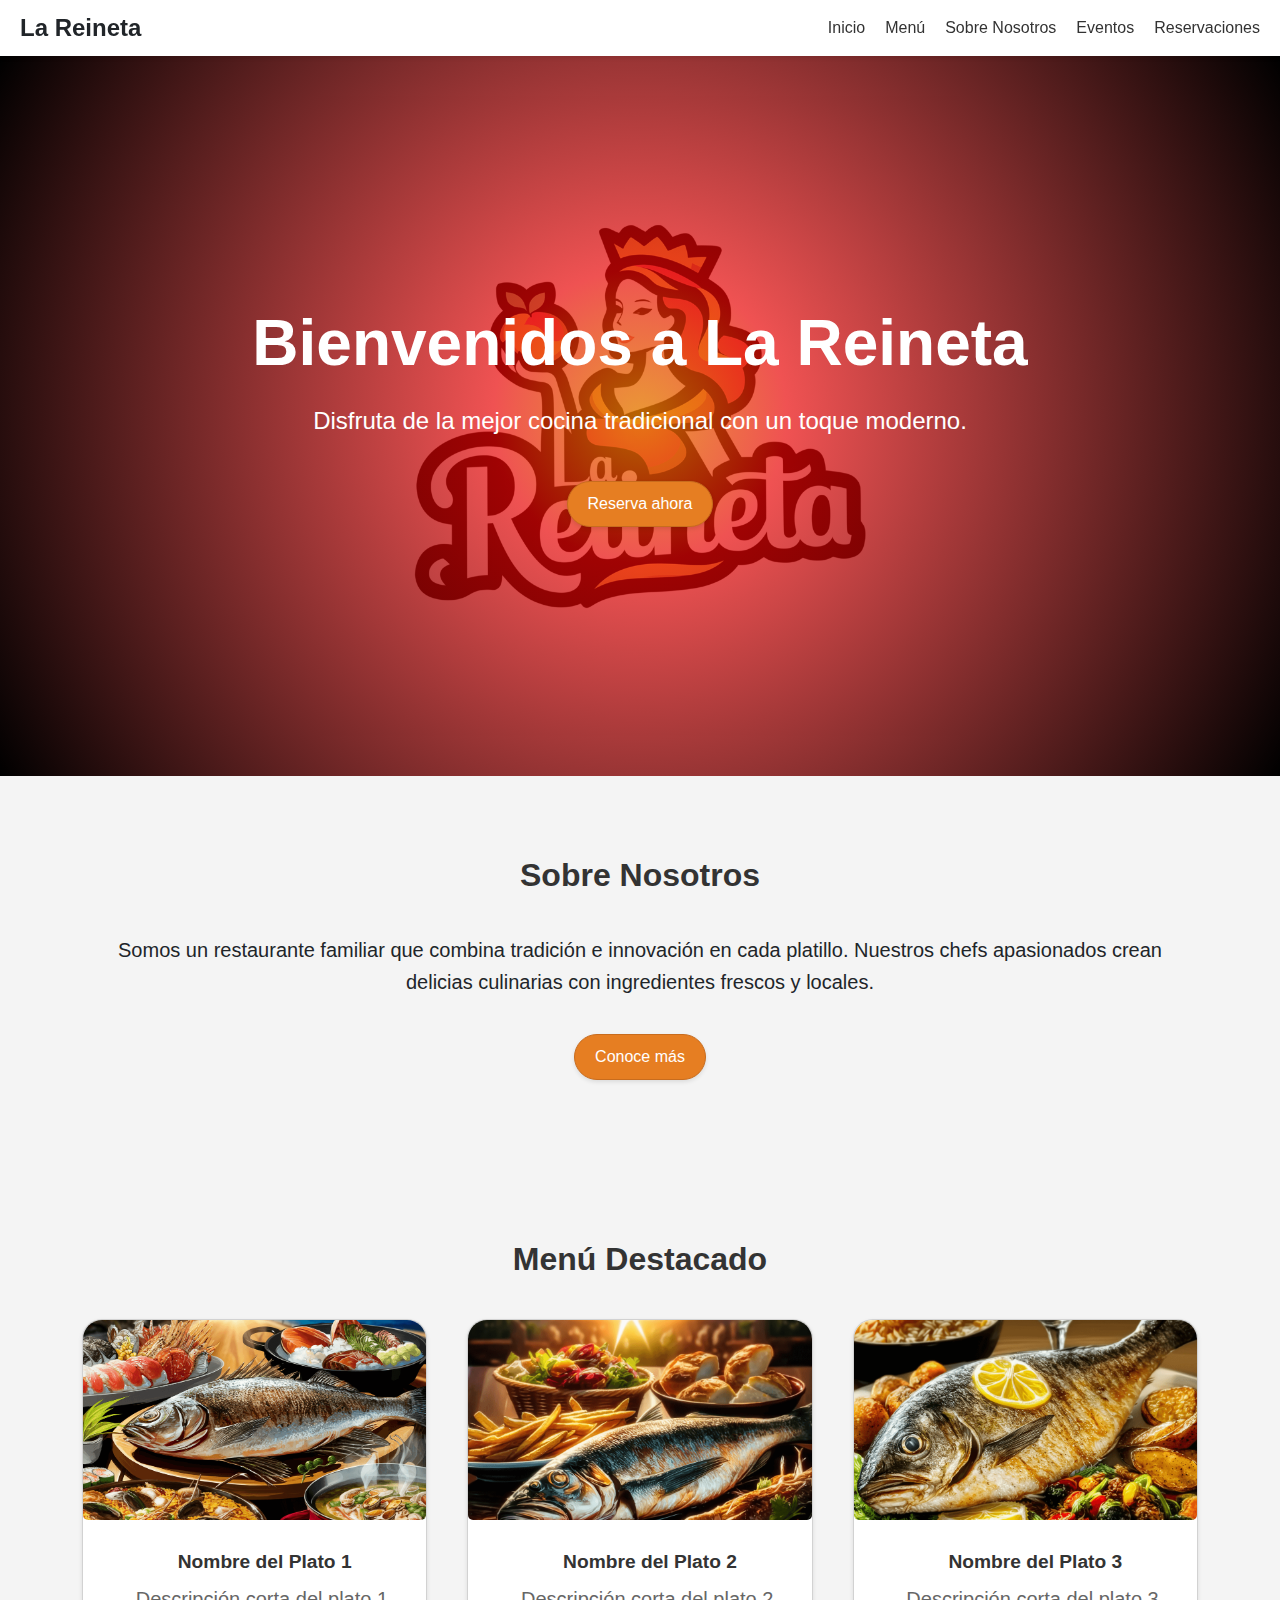
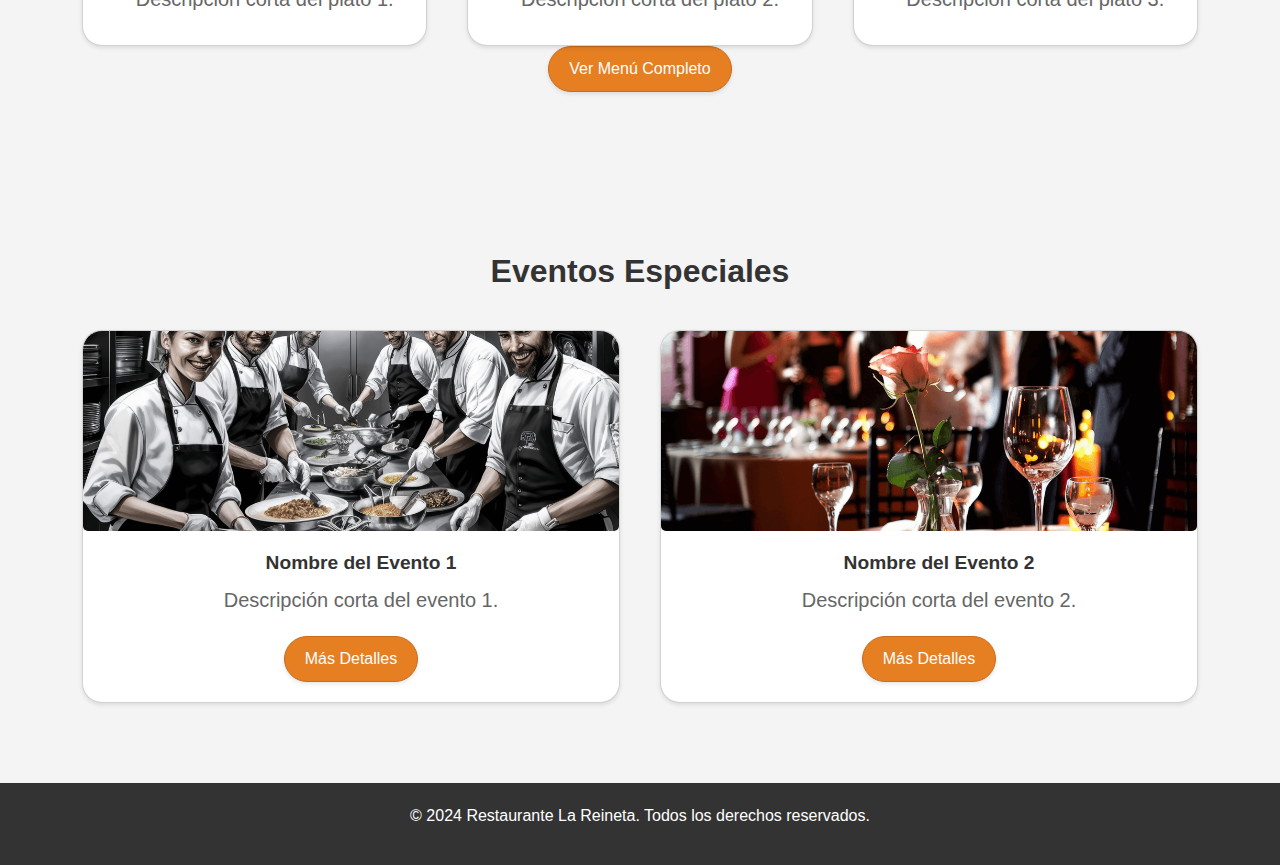
<file: Html/comidas-html-main/index.html>
<!-- index.html -->
<!DOCTYPE html>
<html lang="es">
<head>
  <meta charset="UTF-8">
  <title>Restaurante La Reineta</title>
  <link href="https://cdn.jsdelivr.net/npm/bootstrap@5.3.3/dist/css/bootstrap.min.css" rel="stylesheet" integrity="sha384-QWTKZyjpPEjISv5WaRU9OFeRpok6YctnYmDr5pNlyT2bRjXh0JMhjY6hW+ALEwIH" crossorigin="anonymous">
  <link rel="stylesheet" href="styles.css">
  <link rel="stylesheet" href="typography.css">
  <link rel="stylesheet" href="navbar.css">
</head>
<body>
  <nav class="navbar">
    <div class="logo">La Reineta</div>
    <ul class="nav-links">
      <li><a href="#">Inicio</a></li>
      <li><a href="menu.html">Menú</a></li>
      <li><a href="about.html">Sobre Nosotros</a></li>
      <li><a href="events.html">Eventos</a></li>
      <li><a href="reservations.html">Reservaciones</a></li>
    </ul>
  </nav>

  <header class="hero">
    <div class="hero-content">
      <h1>Bienvenidos a La Reineta</h1>
      <p>Disfruta de la mejor cocina tradicional con un toque moderno.</p>
      <a href="reservations.html" class="btn btn-primary btn-custom">Reserva ahora</a>
    </div>
  </header>

  <main>
    <section class="about">
      <div class="container">
        <h2>Sobre Nosotros</h2>
        <p>Somos un restaurante familiar que combina tradición e innovación en cada platillo. Nuestros chefs apasionados crean delicias culinarias con ingredientes frescos y locales.</p>
        <a href="about.html" class="btn btn-primary btn-custom about-btn">Conoce más</a>
      </div>
    </section>

    <section class="featured-menu">
      <div class="container">
        <h2>Menú Destacado</h2>
        <div class="menu-cards">
          <div class="card">
            <div class="card-img">
              <img src="assets/dish1.png" alt="Plato 1">
            </div>
            <div class="card-content">
              <h3>Nombre del Plato 1</h3>
              <p>Descripción corta del plato 1.</p>
            </div>
          </div>
          <div class="card">
            <div class="card-img">
              <img src="assets/dish2.png" alt="Plato 2">
            </div>
            <div class="card-content">
              <h3>Nombre del Plato 2</h3>
              <p>Descripción corta del plato 2.</p>
            </div>
          </div>
          <div class="card">
            <div class="card-img">
              <img src="assets/dish3.png" alt="Plato 3">
            </div>
            <div class="card-content">
              <h3>Nombre del Plato 3</h3>
              <p>Descripción corta del plato 3.</p>
            </div>
          </div>
        </div>
        <a href="menu.html" class="btn btn-primary btn-custom">Ver Menú Completo</a>
      </div>
    </section>

    <section class="events">
      <div class="container">
        <h2>Eventos Especiales</h2>
        <div class="event-cards">
          <div class="card">
            <div class="card-img">
              <img src="assets/event1.png" alt="Evento 1">
            </div>
            <h3>Nombre del Evento 1</h3>
            <p>Descripción corta del evento 1.</p>
            <a href="events.html" class="btn btn-primary btn-custom">Más Detalles</a>
          </div>
          <div class="card">
            <div class="card-img">
              <img src="assets/event2.png" alt="Evento 2"> 
            </div>
            <h3>Nombre del Evento 2</h3>
            <p>Descripción corta del evento 2.</p>
            <a href="events.html" class="btn btn-primary btn-custom">Más Detalles</a>
          </div>
        </div>
      </div>
    </section>
  </main>

  <footer>
    <div class="container">
      <p>&copy; 2024 Restaurante La Reineta. Todos los derechos reservados.</p>
    </div>
  </footer>
</body>
</html>
</file>
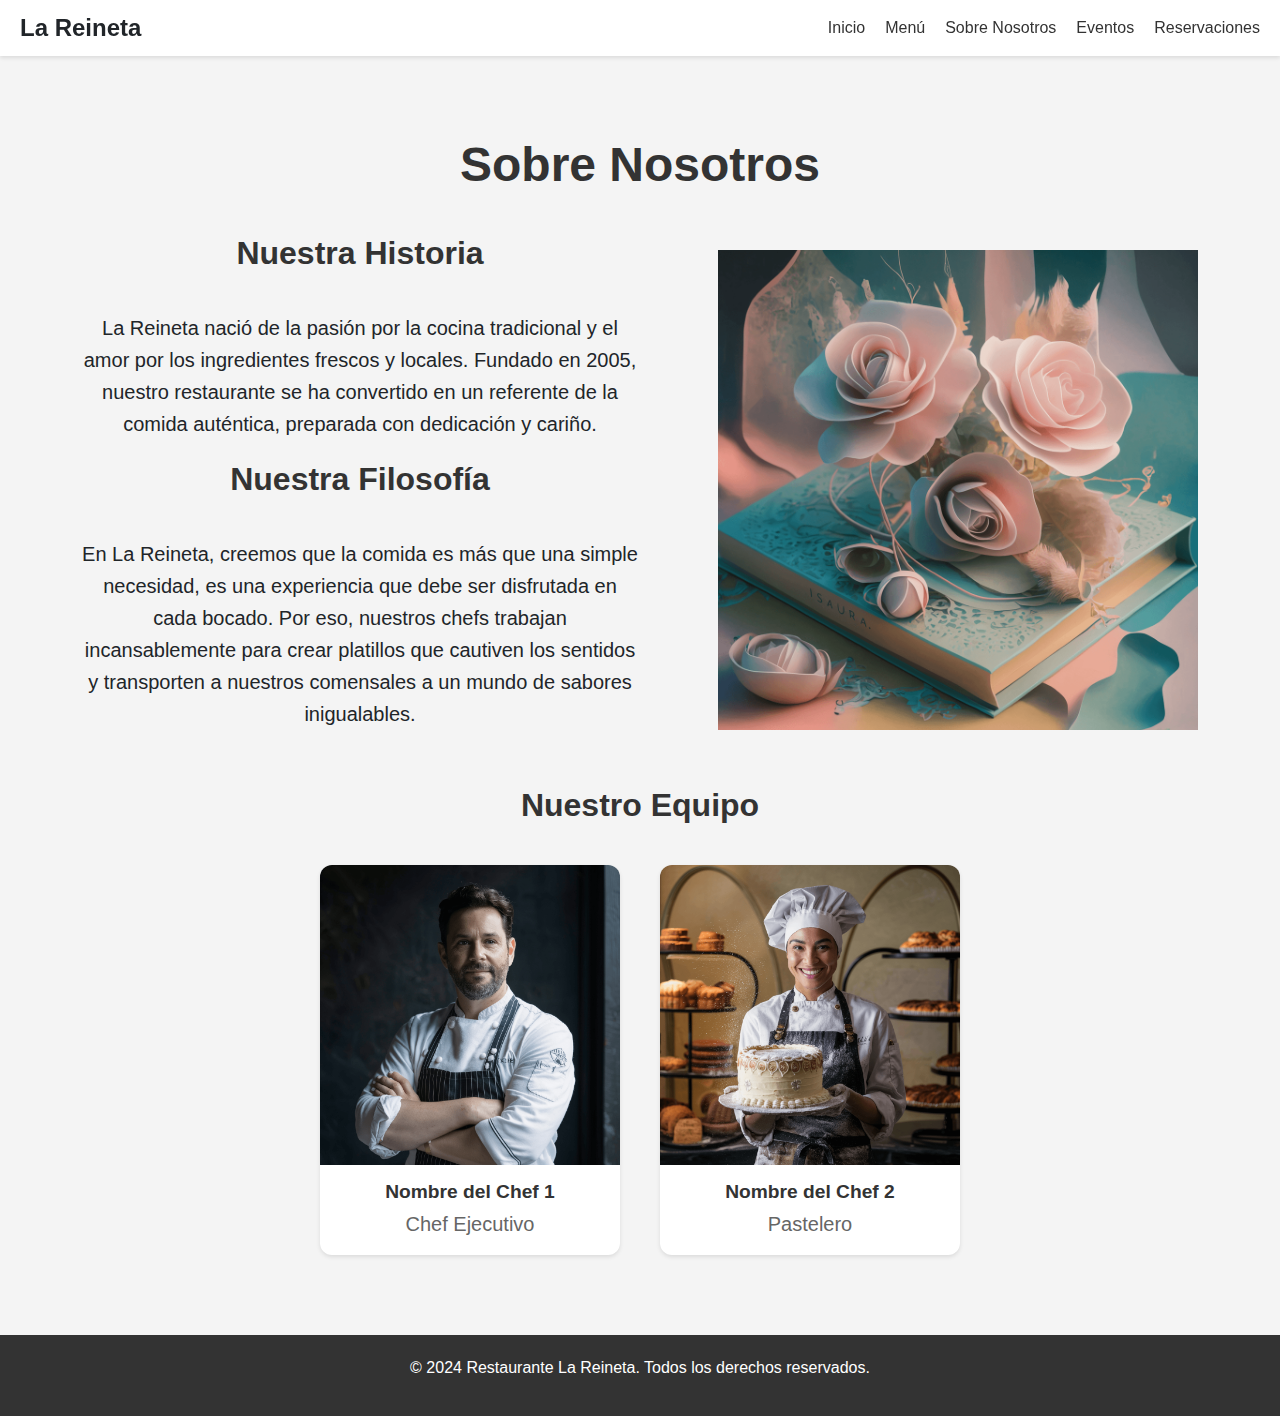
<file: Html/comidas-html-main/about.html>
<!DOCTYPE html>
<html lang="es">
<head>
  <meta charset="UTF-8">
  <title>Sobre Nosotros - Restaurante La Reineta</title>
  <link href="https://cdn.jsdelivr.net/npm/bootstrap@5.3.3/dist/css/bootstrap.min.css" rel="stylesheet" integrity="sha384-QWTKZyjpPEjISv5WaRU9OFeRpok6YctnYmDr5pNlyT2bRjXh0JMhjY6hW+ALEwIH" crossorigin="anonymous">
  <link rel="stylesheet" href="styles.css">
  <link rel="stylesheet" href="typography.css">
  <link rel="stylesheet" href="navbar.css">
  <link rel="stylesheet" href="teams.css">
</head>
<body>
  <nav class="navbar">
    <div class="logo">La Reineta</div>
    <ul class="nav-links">
      <li><a href="index.html">Inicio</a></li>
      <li><a href="menu.html">Menú</a></li>
      <li><a href="#">Sobre Nosotros</a></li>
      <li><a href="events.html">Eventos</a></li>
      <li><a href="reservations.html">Reservaciones</a></li>
    </ul>
  </nav>

  <main>
    <section class="about">
      <div class="container">
        <h1>Sobre Nosotros</h1>
        <div class="about-content">
          <div class="about-text">
            <h2>Nuestra Historia</h2>
            <p>La Reineta nació de la pasión por la cocina tradicional y el amor por los ingredientes frescos y locales. Fundado en 2005, nuestro restaurante se ha convertido en un referente de la comida auténtica, preparada con dedicación y cariño.</p>
            <h2 style="margin-top: 20px;">Nuestra Filosofía</h2>
            <p>En La Reineta, creemos que la comida es más que una simple necesidad, es una experiencia que debe ser disfrutada en cada bocado. Por eso, nuestros chefs trabajan incansablemente para crear platillos que cautiven los sentidos y transporten a nuestros comensales a un mundo de sabores inigualables.</p>
          </div>
          <div class="about-image">
            <img src="assets/aboutus.png" alt="Sobre Nosotros">
          </div>
        </div>
        <h2>Nuestro Equipo</h2>
        <div class="team-cards">
          <div class="team-card">
            <div class="card-img">
              <img src="assets/chefexec1.png" alt="Chef 1">
            </div>
            <h3>Nombre del Chef 1</h3>
            <p>Chef Ejecutivo</p>
          </div>
          <div class="team-card">
            <div class="card-img">
              <img src="assets/bakery.png" alt="Chef 2">
            </div>
            <h3>Nombre del Chef 2</h3>
            <p>Pastelero</p>
          </div>
          
        </div>
      </div>
    </section>
  </main>

  <footer>
    <div class="container">
      <p>&copy; 2024 Restaurante La Reineta. Todos los derechos reservados.</p>
    </div>
  </footer>
</body>
</html>
</file>
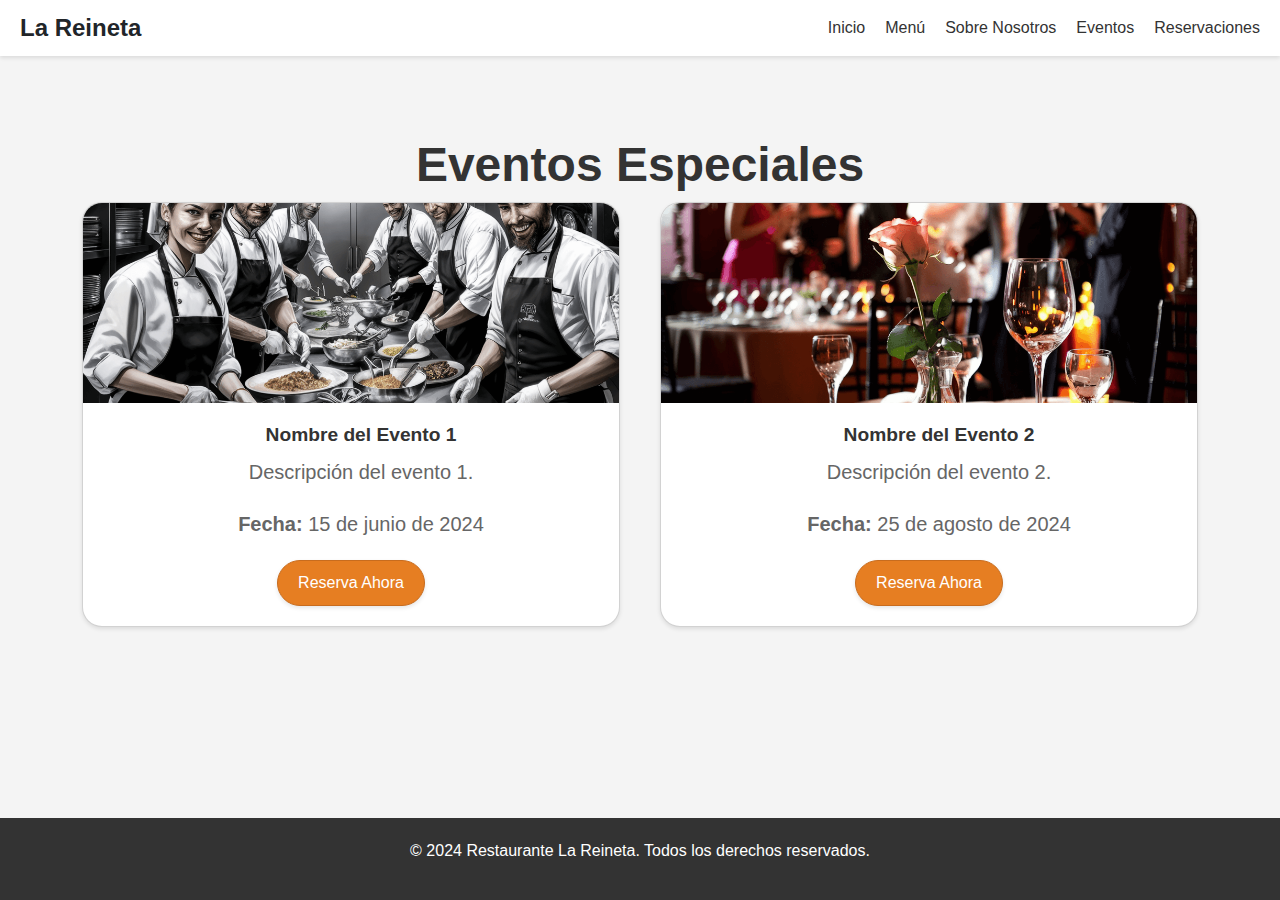
<file: Html/comidas-html-main/events.html>
<!DOCTYPE html>
<html lang="es">
<head>
  <meta charset="UTF-8">
  <title>Eventos - Restaurante La Reineta</title>
  <link href="https://cdn.jsdelivr.net/npm/bootstrap@5.3.3/dist/css/bootstrap.min.css" rel="stylesheet" integrity="sha384-QWTKZyjpPEjISv5WaRU9OFeRpok6YctnYmDr5pNlyT2bRjXh0JMhjY6hW+ALEwIH" crossorigin="anonymous">
  <link rel="stylesheet" href="styles.css">
  <link rel="stylesheet" href="typography.css">
  <link rel="stylesheet" href="navbar.css">
</head>
<body class="d-flex flex-column min-vh-100">
  <nav class="navbar">
    <div class="logo">La Reineta</div>
    <ul class="nav-links">
      <li><a href="index.html">Inicio</a></li>
      <li><a href="menu.html">Menú</a></li>
      <li><a href="about.html">Sobre Nosotros</a></li>
      <li><a href="#">Eventos</a></li>
      <li><a href="reservations.html">Reservaciones</a></li>
    </ul>
  </nav>

  <main class="flex-grow-1">
    <section class="events">
      <div class="container">
        <h1>Eventos Especiales</h1>
        <div class="event-cards">
          <div class="card">
            <img src="assets/event1.png" alt="Evento 1">
            <h3>Nombre del Evento 1</h3>
            <p>Descripción del evento 1.</p>
            <p><strong>Fecha:</strong> 15 de junio de 2024</p>
            <a href="reservations.html" class="btn btn-primary btn-custom">Reserva Ahora</a>
          </div>
          <div class="card">
            <img src="assets/event2.png" alt="Evento 2">
            <h3>Nombre del Evento 2</h3>
            <p>Descripción del evento 2.</p>
            <p><strong>Fecha:</strong> 25 de agosto de 2024</p>
            <a href="reservations.html" class="btn btn-primary btn-custom">Reserva Ahora</a>
          </div>
          <!-- Agregar más eventos aquí -->
        </div>
      </div>
    </section>
  </main>

  <footer>
    <div class="container">
      <p>&copy; 2024 Restaurante La Reineta. Todos los derechos reservados.</p>
    </div>
  </footer>
</body>
</html>
</file>
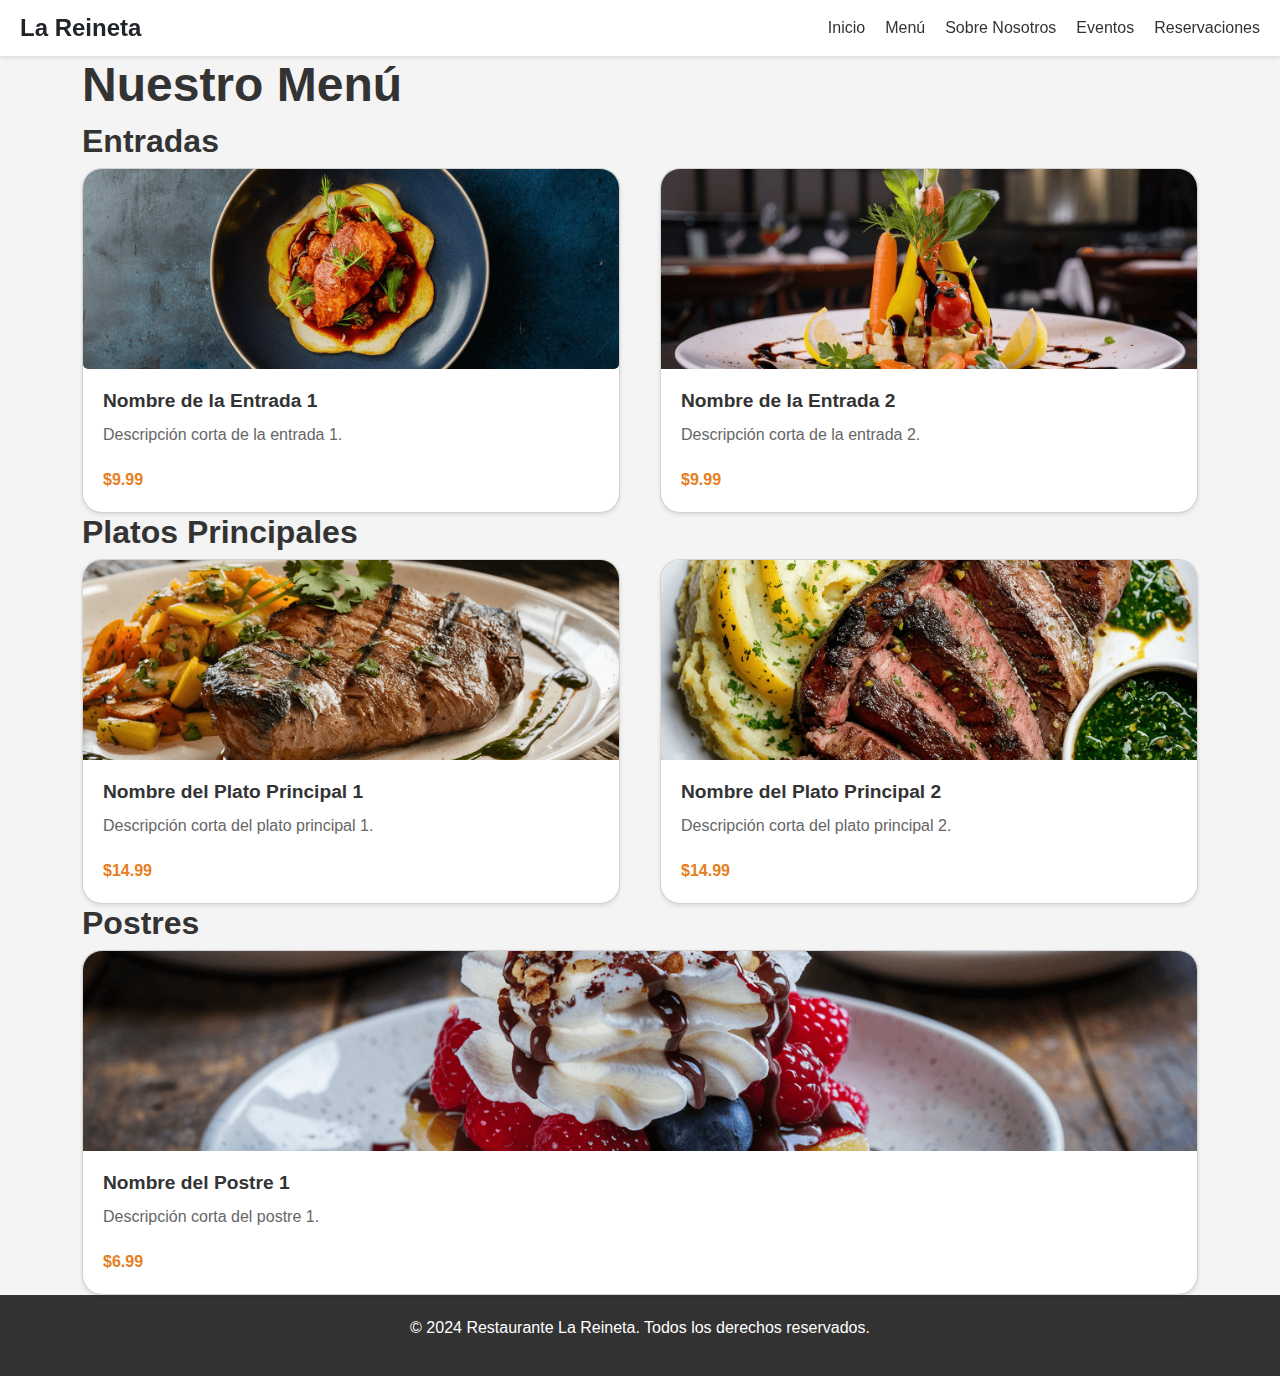
<file: Html/comidas-html-main/menu.html>
<!DOCTYPE html>
<html lang="es">
<head>
  <meta charset="UTF-8">
  <title>Menú - Restaurante La Reineta</title>
  <link href="https://cdn.jsdelivr.net/npm/bootstrap@5.3.3/dist/css/bootstrap.min.css" rel="stylesheet" integrity="sha384-QWTKZyjpPEjISv5WaRU9OFeRpok6YctnYmDr5pNlyT2bRjXh0JMhjY6hW+ALEwIH" crossorigin="anonymous">
  <link rel="stylesheet" href="styles.css">
  <link rel="stylesheet" href="typography.css">
  <link rel="stylesheet" href="navbar.css">
</head>
<body>
  <nav class="navbar">
    <div class="logo">La Reineta</div>
    <ul class="nav-links">
      <li><a href="index.html">Inicio</a></li>
      <li><a href="#">Menú</a></li>
      <li><a href="about.html">Sobre Nosotros</a></li>
      <li><a href="events.html">Eventos</a></li>
      <li><a href="reservations.html">Reservaciones</a></li>
    </ul>
  </nav>

  <main>
    <section class="menu">
      <div class="container">
        <h1>Nuestro Menú</h1>
        <div class="menu-categories">
          <h2>Entradas</h2>
          <div class="menu-cards">
            <div class="card">
              <div class="card-img">
                <img src="assets/start1.png" alt="Entrada 1">
              </div>
              <h3>Nombre de la Entrada 1</h3>
              <p>Descripción corta de la entrada 1.</p>
              <span class="price">$9.99</span>
            </div>
            <div class="card">
              <img src="assets/start2.png" alt="Entrada 1">
              <h3>Nombre de la Entrada 2</h3>
              <p>Descripción corta de la entrada 2.</p>
              <span class="price">$9.99</span>
            </div>
          </div>
        </div>

        <div class="menu-categories">
          <h2>Platos Principales</h2>
          <div class="menu-cards">
            <div class="card">
              <img src="assets/main1.png" alt="Plato Principal 1">
              <h3>Nombre del Plato Principal 1</h3>
              <p>Descripción corta del plato principal 1.</p>
              <span class="price">$14.99</span>
            </div>
            <div class="card">
              <img src="assets/main2.png" alt="Plato Principal 2">
              <h3>Nombre del Plato Principal 2</h3>
              <p>Descripción corta del plato principal 2.</p>
              <span class="price">$14.99</span>
            </div>
            <!-- Agregar más platos principales aquí -->
          </div>
        </div>

        <div class="menu-categories">
          <h2>Postres</h2>
          <div class="menu-cards">
            <div class="card">
              <img src="assets/dessert1.png" alt="Postre 1">
              <h3>Nombre del Postre 1</h3>
              <p>Descripción corta del postre 1.</p>
              <span class="price">$6.99</span>
            </div>
            <!-- Agregar más postres aquí -->
          </div>
        </div>
      </div>
    </section>
  </main>

  <footer>
    <div class="container">
      <p>&copy; 2024 Restaurante La Reineta. Todos los derechos reservados.</p>
    </div>
  </footer>
</body>
</html>
</file>
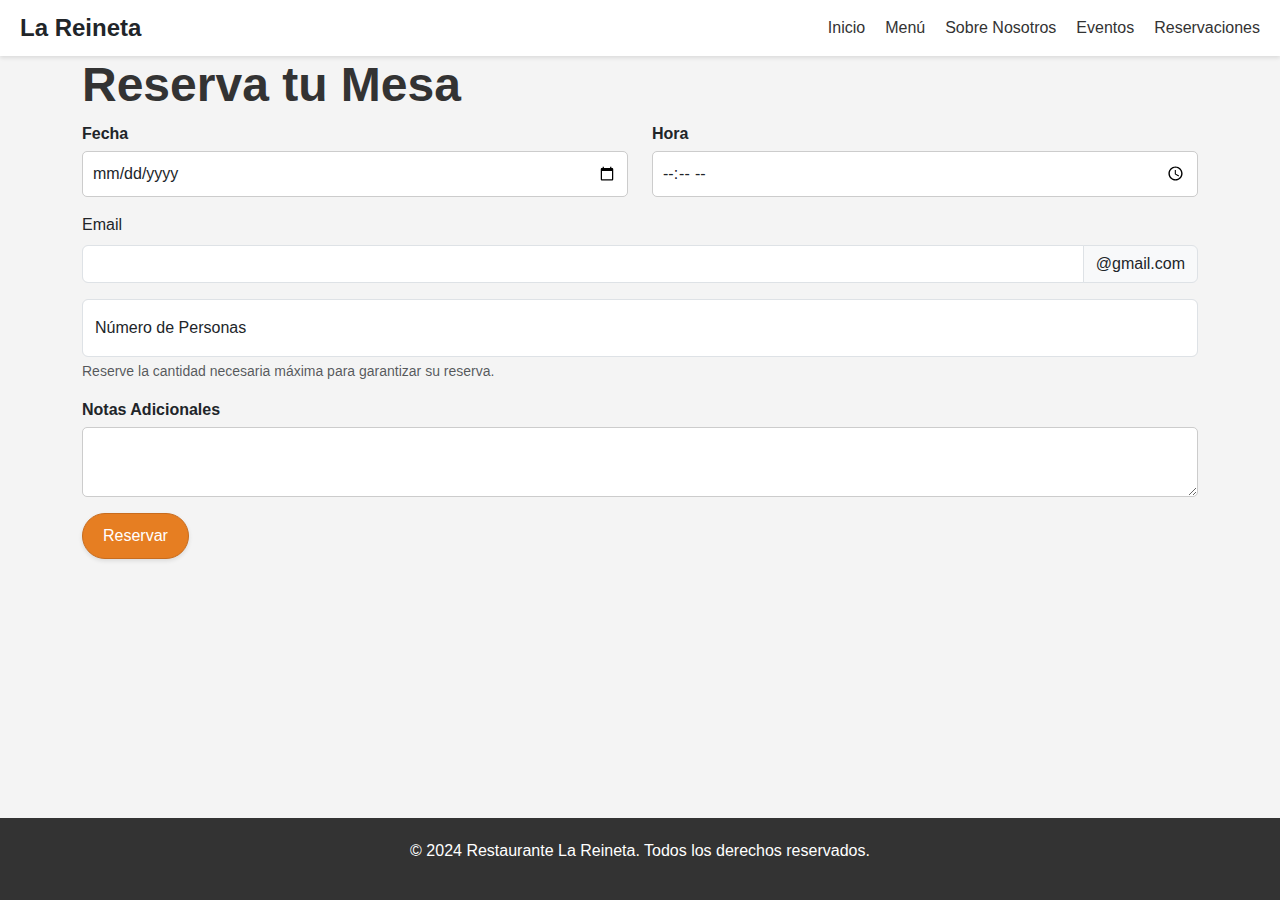
<file: Html/comidas-html-main/reservations.html>
<!DOCTYPE html>
<html lang="es">
<head>
  <meta charset="UTF-8">
  <title>Reservaciones - Restaurante La Reineta</title>
  <link href="https://cdn.jsdelivr.net/npm/bootstrap@5.3.3/dist/css/bootstrap.min.css" rel="stylesheet" integrity="sha384-QWTKZyjpPEjISv5WaRU9OFeRpok6YctnYmDr5pNlyT2bRjXh0JMhjY6hW+ALEwIH" crossorigin="anonymous">
  <link rel="stylesheet" href="styles.css">
  <link rel="stylesheet" href="typography.css">
  <link rel="stylesheet" href="navbar.css">
</head>
<body class="d-flex flex-column min-vh-100">
  <nav class="navbar">
    <div class="logo">La Reineta</div>
    <ul class="nav-links">
      <li><a href="index.html">Inicio</a></li>
      <li><a href="menu.html">Menú</a></li>
      <li><a href="about.html">Sobre Nosotros</a></li>
      <li><a href="events.html">Eventos</a></li>
      <li><a href="#">Reservaciones</a></li>
    </ul>
  </nav>

  <main class="flex-grow-1">
    <section class="reservations">
      <div class="container">
        <h1>Reserva tu Mesa</h1>
        <form action="#" method="post">
          <div class="row">
            <div class="col form-group mb-3">
              <label class="form-label" for="date">Fecha</label>
              <input class="form-control" type="date" id="date" name="date" required>
            </div>
            <div class="col form-group mb-3">
              <label class="form-label" for="time">Hora</label>
              <input class="form-control" type="time" id="time" name="time" required>
            </div>
          </div>
          <label class="form-label" for="time">Email</label>
          <div class="input-group mb-3">
            <input class="form-control" id="email" name="email" required>
            <span class="input-group-text" for="email">@gmail.com</span>
          </div>
          <div class="form-floating mb-3">
            <input class="form-control" type="number" id="guests" name="guests" min="1" placeholder="Ingrese personas" required>
            <label for="guests">Número de Personas</label>
            <div class="form-text">
              Reserve la cantidad necesaria máxima para garantizar su reserva.
            </div>
          </div>
          <div class="form-group mb-3">
            <label class="form-label" for="notes">Notas Adicionales</label>
            <textarea class="form-control" id="notes" name="notes"></textarea>
          </div>
          <button type="submit" class="btn btn-primary btn-custom">Reservar</button>
        </form>
      </div>
    </section>
  </main>

  <footer>
    <div class="container">
      <p>&copy; 2024 Restaurante La Reineta. Todos los derechos reservados.</p>
    </div>
  </footer>
  <script src="https://cdn.jsdelivr.net/npm/@popperjs/core@2.11.8/dist/umd/popper.min.js" integrity="sha384-I7E8VVD/ismYTF4hNIPjVp/Zjvgyol6VFvRkX/vR+Vc4jQkC+hVqc2pM8ODewa9r" crossorigin="anonymous"></script>
  <script src="https://cdn.jsdelivr.net/npm/bootstrap@5.3.3/dist/js/bootstrap.min.js" integrity="sha384-0pUGZvbkm6XF6gxjEnlmuGrJXVbNuzT9qBBavbLwCsOGabYfZo0T0to5eqruptLy" crossorigin="anonymous"></script>
</body>
</html>
</file>
<file: Html/comidas-html-main/styles.css>
/* styles.css */
* {
  box-sizing: border-box;
  margin: 0;
  padding: 0;
}

body {
  font-family: 'Poppins', sans-serif;
  background-color: #f4f4f4;
}

.btn-custom {
  display: inline-block;
  background-color: #e67e22;
  border-color: #c86c1e;
  color: #fff;
  text-decoration: none;
  padding: 10px 20px;
  border-radius: 50px;
  box-shadow: 0 2px 4px rgba(0, 0, 0, 0.1);
  transition: all 0.3s ease;
}

.btn-custom:hover {
  background-color: #c86c1e;
  border-color: #c86c1e;
  transform: translateY(-5px);
  box-shadow: 0 2px 4px rgba(6, 6, 0, 0.323);
}

.about-btn {
  margin-top: 20px;
}

.hero {
  background: radial-gradient(circle, rgba(230,126,3, 0.8) 0%, rgba(233, 4, 4, 0.685) 20%, rgba(0,0,0,1) 100%), url('assets/logo.png') no-repeat center center/cover;
  height: 80vh;
  display: flex;
  justify-content: center;
  align-items: center;
  color: #fff;
  text-align: center;
}

.hero-content h1 {
  font-size: 4rem;
  font-weight: 900;
  color: white;
  margin-bottom: 20px;
}

.hero-content p {
  font-size: 1.5rem;
  margin-bottom: 40px;
}

.about,
.featured-menu,
.events {
  padding: 80px 0;
  text-align: center;
  font-size: 20px;
}

.about h2,
.featured-menu h2,
.events h2 {
  text-align: center;
  margin-bottom: 40px;
}

.menu-cards,
.event-cards {
  display: grid;
  grid-template-columns: repeat(auto-fit, minmax(300px, 1fr));
  gap: 40px;
}

.card {
  background-color: #ffffff;
  box-shadow: 0 2px 4px rgba(0, 0, 0, 0.1);
  border-radius: 20px;
  overflow: hidden;
  position: relative; /* Agregado para el efecto de zoom */
  transition: box-shadow 0.3s ease;
}

.card:hover {
  box-shadow: 0 8px 16px rgba(233, 132, 8, 0.496);
  cursor: pointer;
}

.card img {
  width: 100%;
  height: 200px;
  object-fit: cover;
  transition: transform 0.3s ease; /* Agregado para el efecto de zoom */
}

.card-img {
  overflow: hidden;
}

.card-img > img:hover {
  transform: scale(1.15); /* Efecto de zoom-in al hacer hover */
}

.card-content {
  padding: 10px;
}

.card h3 {
  font-size: 1.2rem;
  margin: 20px 0 10px 20px;

}

.card p {
  color: #666;
  margin-bottom: 20px;
  margin-left: 20px;
}

.card .btn {
  padding: 10px 20px;
  margin-bottom: 20px; /* Agregado para el padding del botón */
  margin-left: auto; /* Agregado para el padding del botón */
  margin-right: auto;
}


.price {
  display: block;
  padding: 0 20px 20px;
  font-weight: bold;
  color: #e67e22;
}

.about-content {
  display: flex;
  align-items: center;
  gap: 80px;
  margin-bottom: 40px;
  margin-top: 40px;
}

.about-text {
  flex: 1;
}

.about-image img {
  width: 480px;
  height: auto;
}

.team-cards {
  display: grid;
  grid-template-columns: repeat(auto-fit, minmax(250px, 1fr));
  gap: 40px;
}

.form-group {
  margin-bottom: 20px;
}

.form-group label {
  display: block;
  margin-bottom: 5px;
  font-weight: bold;
}

.form-group input,
.form-group textarea {
  width: 100%;
  padding: 10px;
  border: 1px solid #ccc;
  border-radius: 5px;
}

footer {
  background-color: #333;
  color: #fff;
  text-align: center;
  padding: 20px;
}
</file>
<file: Html/comidas-html-main/typography.css>
/* typography.css */
h1, h2, h3 {
  font-family: 'Montserrat', sans-serif;
  font-weight: bold;
  color: #333;
}

h1 {
  font-size: 3rem;
}

h2 {
  font-size: 2rem;
}

h3 {
  font-size: 1.5rem;
}

p {
  line-height: 1.6;
}
</file>
<file: Html/comidas-html-main/navbar.css>
/* navbar.css */
.navbar {
  display: flex;
  justify-content: space-between;
  align-items: center;
  background-color: #fff;
  box-shadow: 0 2px 4px rgba(0, 0, 0, 0.1);
  padding: 10px 20px;
  position: sticky;
  top: 0;
  z-index: 999;
}

.logo {
  font-size: 1.5rem;
  font-weight: bold;
}

.nav-links {
  display: flex;
  list-style: none;
  margin-bottom: 0px;
}

.nav-links li {
  margin-left: 20px;
}

.nav-links a {
  color: #333;
  text-decoration: none;
  transition: color 0.3s ease;
}

.nav-links a:hover {
  color: #e67e22;
}
</file>
<file: Html/comidas-html-main/teams.css>
.team-cards {
  display: flex;
  justify-content: center;
  gap: 40px;
}

.team-card {
  max-width: 300px;
  background-color: #ffffff;
  box-shadow: 0 2px 4px rgba(0, 0, 0, 0.1);
  border-radius: 12px;
  overflow: hidden;
  text-align: center;
}

.team-card img {
  width: 100%;
  height: auto;
}

.team-card h3 {
  margin: 15px 0 5px;
  font-size: 1.2rem;
}

.team-card p {
  color: #666;
  margin-bottom: 15px;
}

.team-card .social-links {
  display: flex;
  justify-content: center;
  gap: 10px;
  margin-bottom: 15px;
}

.team-card .social-links a {
  color: #333;
  font-size: 1.2rem;
}


.card-img > img {
  overflow: hidden;
  transition: transform 0.3s ease;
}

.team-card > img:hover {
  transform: scale(1.1); /* Efecto de zoom-in al hacer hover */
}
</file>
